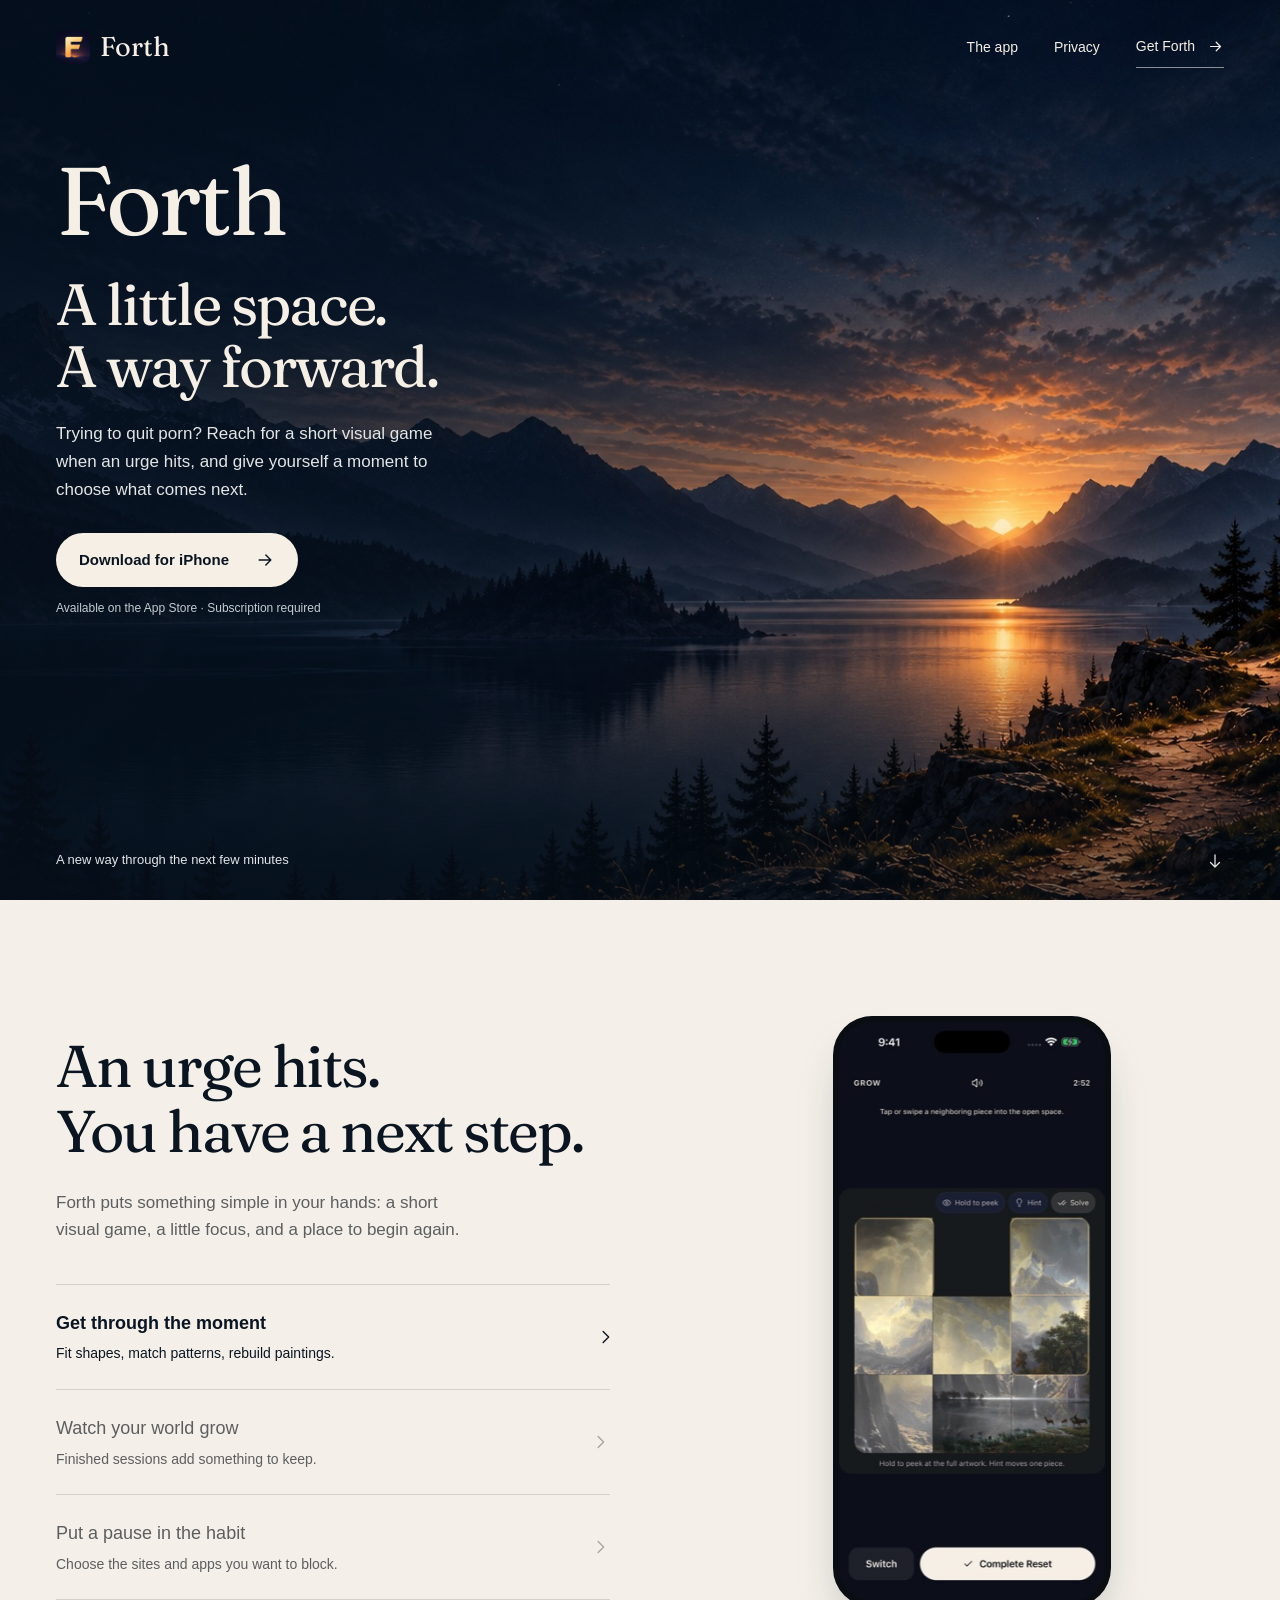
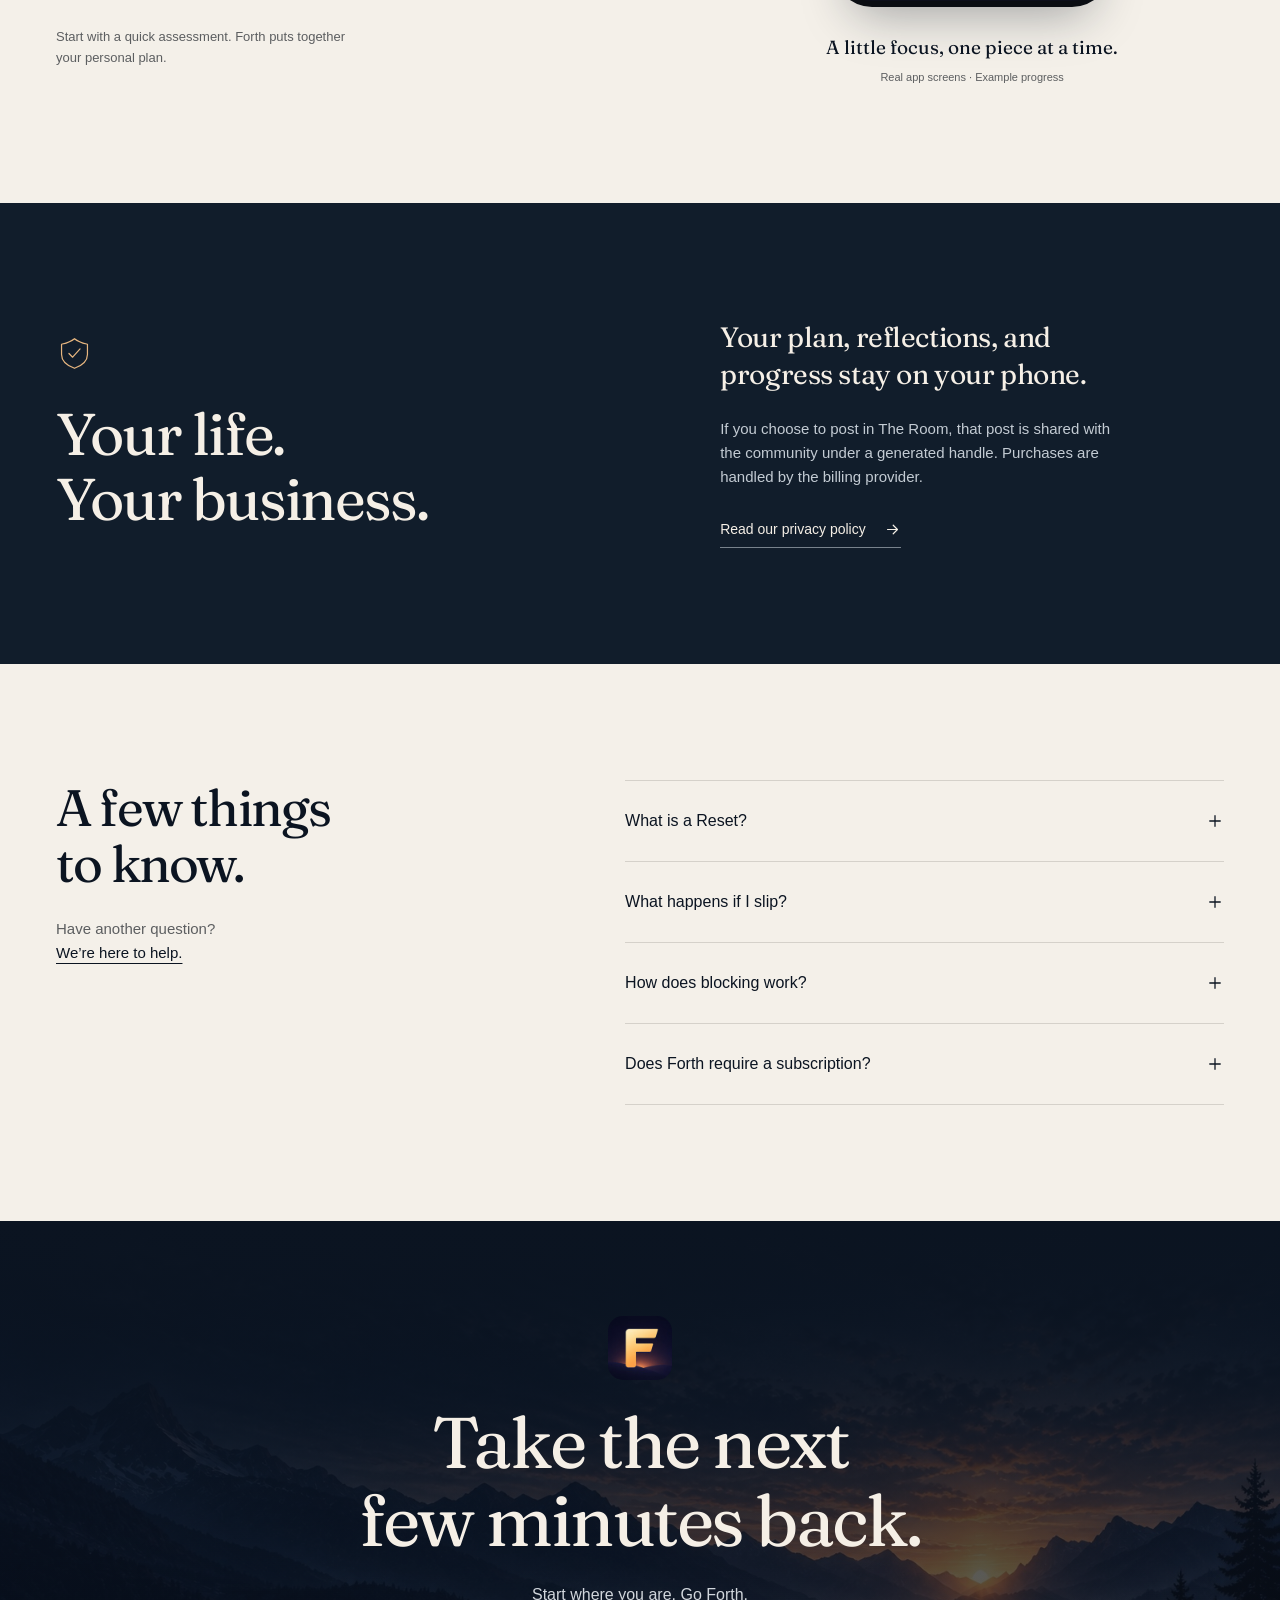
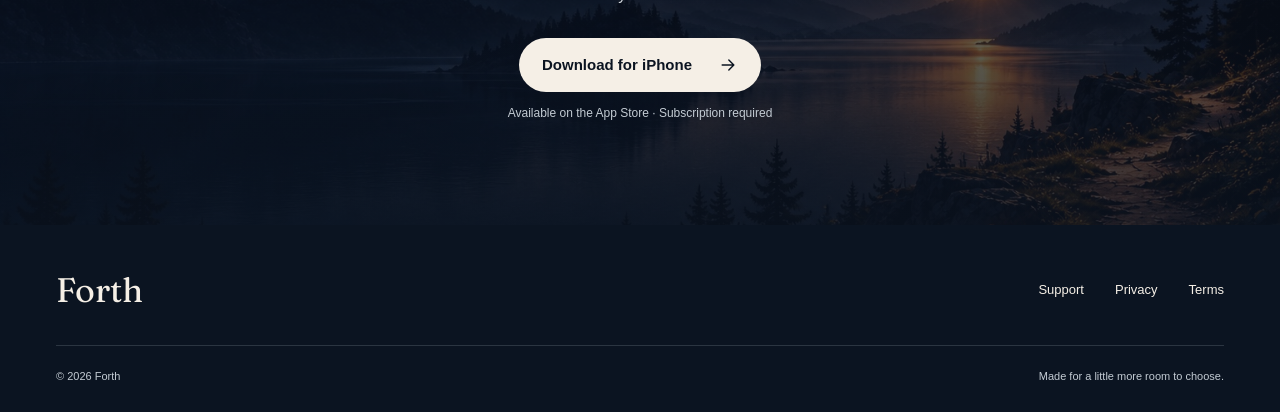
<file: public/index.html>
<!doctype html>
<html lang="en">
  <head>
    <meta charset="utf-8">
    <meta name="viewport" content="width=device-width, initial-scale=1">
    <meta name="theme-color" content="#0b1421">
    <title>Forth — A little space. A way forward.</title>
    <meta name="description" content="Trying to quit porn? Forth gives you short visual games to reach for when an urge hits, a personal plan, and private progress on your iPhone.">
    <link rel="canonical" href="https://getforth.github.io/">
    <meta property="og:type" content="website">
    <meta property="og:site_name" content="Forth">
    <meta property="og:title" content="Forth — A little space. A way forward.">
    <meta property="og:description" content="Short visual games for the moment an urge hits. A personal plan. Progress that stays with you.">
    <meta property="og:url" content="https://getforth.github.io/">
    <meta property="og:image" content="https://getforth.github.io/assets/hero.jpg">
    <meta property="og:image:alt" content="First light over a still mountain lake.">
    <meta name="twitter:card" content="summary_large_image">
    <link rel="icon" type="image/png" href="./assets/favicon.png">
    <link rel="apple-touch-icon" href="./assets/icon.jpg">
    <link rel="preload" as="font" href="./assets/fraunces-regular.ttf" type="font/ttf" crossorigin>
    <link rel="preload" as="image" href="./assets/hero.jpg">
    <link rel="stylesheet" href="./styles.css">
    <script src="./site.js?v=20260917-guide" defer></script>
  </head>
  <body>
    <a class="skip-link" href="#main">Skip to content</a>
    <header class="site-header">
      <a class="brand" href="./" aria-label="Forth home"><img src="./assets/icon.jpg" width="34" height="34" alt=""><span>Forth</span></a>
      <nav aria-label="Main navigation">
        <a class="nav-detail" href="#how-it-works">The app</a>
        <a class="nav-detail" href="#privacy">Privacy</a>
        <a class="nav-cta" href="#get-forth">Get Forth <svg viewBox="0 0 24 24" aria-hidden="true"><path d="M5 12h14m-6-6 6 6-6 6"/></svg></a>
      </nav>
    </header>

    <main id="main">
      <section class="hero" aria-labelledby="hero-title">
        <img class="hero-landscape" src="./assets/hero.jpg" alt="" width="1536" height="1024" fetchpriority="high">
        <div class="hero-shade"></div>
        <div class="hero-content page-width">
          <p class="hero-wordmark">Forth</p>
          <h1 id="hero-title">A little space.<br>A way forward.</h1>
          <p class="hero-description">Trying to quit porn? Reach for a short visual game when an urge hits, and give yourself a moment to choose what comes next.</p>
          <a class="button button-light download-link" href="https://apps.apple.com/app/id6796908928">Download for iPhone <svg viewBox="0 0 24 24" aria-hidden="true"><path d="M5 12h14m-6-6 6 6-6 6"/></svg></a>
          <span class="availability">Available on the App Store · Subscription required</span>
        </div>
        <a class="hero-scroll" href="#how-it-works"><span>A new way through the next few minutes</span><svg viewBox="0 0 24 24" aria-hidden="true"><path d="M12 4v16m-6-6 6 6 6-6"/></svg></a>
      </section>

      <section class="app-tour section-space" id="how-it-works" aria-labelledby="tour-title">
        <div class="tour-layout page-width">
          <div class="tour-copy">
            <h2 id="tour-title">An urge hits.<br>You have a next step.</h2>
            <p class="section-intro">Forth puts something simple in your hands: a short visual game, a little focus, and a place to begin again.</p>
            <div class="tour-tabs" role="tablist" aria-label="Explore Forth" aria-orientation="vertical">
              <button class="tour-tab" id="tab-reset" role="tab" aria-selected="true" aria-controls="panel-reset" tabindex="0">
                <span><strong>Get through the moment</strong><span>Fit shapes, match patterns, rebuild paintings.</span></span>
                <svg viewBox="0 0 24 24" aria-hidden="true"><path d="m9 5 7 7-7 7"/></svg>
              </button>
              <button class="tour-tab" id="tab-world" role="tab" aria-selected="false" aria-controls="panel-world" tabindex="-1">
                <span><strong>Watch your world grow</strong><span>Finished sessions add something to keep.</span></span>
                <svg viewBox="0 0 24 24" aria-hidden="true"><path d="m9 5 7 7-7 7"/></svg>
              </button>
              <button class="tour-tab" id="tab-blocker" role="tab" aria-selected="false" aria-controls="panel-blocker" tabindex="-1">
                <span><strong>Put a pause in the habit</strong><span>Choose the sites and apps you want to block.</span></span>
                <svg viewBox="0 0 24 24" aria-hidden="true"><path d="m9 5 7 7-7 7"/></svg>
              </button>
            </div>
            <p class="tour-note">Start with a quick assessment. Forth puts together your personal plan.</p>
          </div>
          <div class="tour-visual">
            <div class="tour-panel" id="panel-reset" role="tabpanel" aria-labelledby="tab-reset" tabindex="0">
              <figure>
                <div class="phone"><img src="./assets/reset.jpg" width="304" height="660" alt="Forth's Grow game: a painting puzzle with a timed Reset session." loading="lazy"></div>
                <figcaption>A little focus, one piece at a time.</figcaption>
              </figure>
            </div>
            <div class="tour-panel" id="panel-world" role="tabpanel" aria-labelledby="tab-world" tabindex="0" hidden>
              <figure>
                <div class="phone"><img src="./assets/world.jpg" width="304" height="660" alt="The Forth world with scenery and discoveries earned through completed sessions." loading="lazy"></div>
                <figcaption>What you’ve earned stays, even after a setback.</figcaption>
              </figure>
            </div>
            <div class="tour-panel" id="panel-blocker" role="tabpanel" aria-labelledby="tab-blocker" tabindex="0" hidden>
              <figure>
                <div class="phone"><img src="./assets/blocker.jpg" width="304" height="660" alt="Forth blocker setup for adult websites and selected apps." loading="lazy"></div>
                <figcaption>Optional blocking with iOS Screen Time setup.</figcaption>
              </figure>
            </div>
            <p class="screen-note">Real app screens · Example progress</p>
          </div>
        </div>
      </section>

      <section class="privacy section-space" id="privacy" aria-labelledby="privacy-title">
        <div class="privacy-layout page-width">
          <div>
            <svg class="privacy-icon" viewBox="0 0 40 40" aria-hidden="true"><path d="M20 4c5 4 10 5 14 6v11c0 7-6 12-14 15C12 33 6 28 6 21V10c4-1 9-2 14-6Z"/><path d="m14 20 4 4 8-9"/></svg>
            <h2 id="privacy-title">Your life.<br>Your business.</h2>
          </div>
          <div class="privacy-copy">
            <p class="privacy-lead">Your plan, reflections, and progress stay on your phone.</p>
            <p>If you choose to post in The Room, that post is shared with the community under a generated handle. Purchases are handled by the billing provider.</p>
            <a class="text-link" href="https://getforth.github.io/forth-legal/privacy.html">Read our privacy policy <svg viewBox="0 0 24 24" aria-hidden="true"><path d="M5 12h14m-6-6 6 6-6 6"/></svg></a>
          </div>
        </div>
      </section>

      <section class="questions section-space" aria-labelledby="questions-title">
        <div class="questions-layout page-width">
          <div><h2 id="questions-title">A few things<br>to know.</h2><p>Have another question?<br><a href="https://getforth.github.io/forth-legal/">We’re here to help.</a></p></div>
          <div class="question-list">
            <details>
              <summary>What is a Reset?<svg viewBox="0 0 24 24" aria-hidden="true"><path d="M5 12h14m-7-7v14"/></svg></summary>
              <p>A Reset is a short, timed visual game you open when an urge hits. You can fit shapes, match patterns, or rebuild a painting. The games are unscored, and there’s no failing a level.</p>
            </details>
            <details>
              <summary>What happens if I slip?<svg viewBox="0 0 24 24" aria-hidden="true"><path d="M5 12h14m-7-7v14"/></svg></summary>
              <p>Log what happened and keep going with your plan. Your completed effort, world discoveries, and collected paintings stay with you.</p>
            </details>
            <details>
              <summary>How does blocking work?<svg viewBox="0 0 24 24" aria-hidden="true"><path d="M5 12h14m-7-7v14"/></svg></summary>
              <p>Forth uses iOS Screen Time to restrict selected apps and websites after you grant permission. Safari features need a separate extension setup. Blocking is optional, and you stay in control of your settings.</p>
            </details>
            <details>
              <summary>Does Forth require a subscription?<svg viewBox="0 0 24 24" aria-hidden="true"><path d="M5 12h14m-7-7v14"/></svg></summary>
              <p>Yes. You can complete the assessment and try a short game sample before subscribing. You’ll see the current price and billing terms before you choose to purchase.</p>
            </details>
          </div>
        </div>
      </section>

      <section class="get-forth section-space" id="get-forth" aria-labelledby="get-title">
        <div class="closing-content">
          <img class="closing-icon" src="./assets/icon.jpg" alt="" width="64" height="64" loading="lazy">
          <h2 id="get-title">Take the next<br>few minutes back.</h2>
          <p>Start where you are. Go Forth.</p>
          <a class="button button-light download-link" href="https://apps.apple.com/app/id6796908928">Download for iPhone <svg viewBox="0 0 24 24" aria-hidden="true"><path d="M5 12h14m-6-6 6 6-6 6"/></svg></a>
          <span class="availability">Available on the App Store · Subscription required</span>
        </div>
      </section>
    </main>

    <footer class="site-footer">
      <div class="footer-top page-width">
        <a class="footer-brand" href="./">Forth</a>
        <nav aria-label="Footer navigation">
          <a href="https://getforth.github.io/forth-legal/">Support</a>
          <a href="https://getforth.github.io/forth-legal/privacy.html">Privacy</a>
          <a href="https://getforth.github.io/forth-legal/terms.html">Terms</a>
        </nav>
      </div>
      <div class="footer-bottom page-width"><span>© 2026 Forth</span><span>Made for a little more room to choose.</span></div>
    </footer>
  </body>
</html>
</file>
<file: public/styles.css>
@font-face {
  font-family: Fraunces;
  src: url('./assets/fraunces-regular.ttf') format('truetype');
  font-weight: 400;
  font-style: normal;
  font-display: swap;
}

:root {
  color-scheme: light;
  --ink: #0b1421;
  --night: #111d2b;
  --cream: #f5efe6;
  --paper: #f4f0e9;
  --muted: #5c5e60;
  --mist: #c3cbd3;
  --gold: #e8b780;
  --line: #d5d1ca;
  --serif: Fraunces, Georgia, serif;
  --sans: -apple-system, BlinkMacSystemFont, 'Segoe UI', sans-serif;
  --ease: cubic-bezier(.16, 1, .3, 1);
}

* { box-sizing: border-box; }
html { scroll-behavior: smooth; scroll-padding-top: 32px; scrollbar-color: #71808d var(--ink); }
body { margin: 0; background: var(--paper); color: var(--ink); font: 16px/1.6 var(--sans); -webkit-font-smoothing: antialiased; }
::selection { background: var(--gold); color: var(--ink); }
button, a { -webkit-tap-highlight-color: transparent; }
button { font: inherit; }
a { color: inherit; text-underline-offset: 5px; }
a, button, summary { touch-action: manipulation; }
a:focus-visible, button:focus-visible, summary:focus-visible, [tabindex='0']:focus-visible { outline: 3px solid #bc742c; outline-offset: 6px; }
.hero a:focus-visible, .site-header a:focus-visible, .privacy a:focus-visible, .get-forth a:focus-visible, .site-footer a:focus-visible { outline-color: var(--gold); }
svg { width: 22px; height: 22px; fill: none; stroke: currentColor; stroke-width: 1.7; stroke-linecap: round; stroke-linejoin: round; flex: none; }
img { display: block; max-width: 100%; }
h1, h2, p, figure { margin: 0; }
h1, h2 { font-family: var(--serif); font-weight: 400; letter-spacing: -.035em; text-wrap: balance; }
h2 { font-size: clamp(38px, 4.6vw, 62px); line-height: 1.1; }
[hidden] { display: none !important; }
.page-width { width: min(1184px, calc(100% - 112px)); margin-inline: auto; }
.section-space { padding-block: 116px; }
.skip-link { position: fixed; top: 10px; left: 12px; z-index: 10; padding: 10px 18px; color: var(--ink); background: var(--cream); transform: translateY(-180%); }
.skip-link:focus { transform: translateY(0); }

.site-header { position: absolute; z-index: 3; inset: 0 0 auto; display: flex; align-items: center; justify-content: space-between; padding: 25px 56px; color: var(--cream); }
.brand { display: inline-flex; align-items: center; gap: 10px; font: 27px/1 var(--serif); text-decoration: none; }
.brand img { border-radius: 8px; }
.site-header nav { display: flex; align-items: center; gap: 36px; }
.site-header nav a { font-size: 14px; text-decoration: none; padding-block: 10px; }
.site-header nav a:hover { color: var(--gold); }
.site-header .nav-cta { display: inline-flex; align-items: center; gap: 12px; border-bottom: 1px solid #899095; }
.nav-cta svg { width: 17px; height: 17px; }

.hero { position: relative; isolation: isolate; min-height: 760px; height: min(900px, 100svh); overflow: hidden; color: var(--cream); background: var(--ink); }
.hero-landscape { position: absolute; z-index: -3; width: 100%; height: 110%; max-width: none; object-fit: cover; object-position: 66% 57%; inset: -5% 0; }
.hero-shade { position: absolute; inset: 0; z-index: -2; background: linear-gradient(90deg, rgba(6,16,29,.7), rgba(6,16,29,.38) 42%, rgba(6,16,29,0) 78%), linear-gradient(0deg, rgba(5,14,24,.58), transparent 28%); }
.hero-content { padding-top: clamp(135px, 17vh, 180px); position: relative; }
.hero-wordmark { font: 400 clamp(76px, 7.5vw, 96px)/.98 var(--serif); letter-spacing: -.04em; margin-bottom: 27px; }
.hero h1 { font-size: clamp(43px, 4.55vw, 63px); line-height: 1.06; max-width: 640px; }
.hero-description { margin-top: 22px; max-width: 400px; font-size: 17px; line-height: 1.65; color: #e3e5e6; text-wrap: pretty; }
.button { display: inline-flex; align-items: center; justify-content: center; gap: 26px; min-height: 54px; border-radius: 100px; padding: 14px 23px; font-size: 15px; font-weight: 600; text-decoration: none; transition: background .2s, transform .25s var(--ease); }
.button-light { color: var(--ink); background: var(--cream); }
.button-light:hover { background: #fffaf2; transform: translateY(-2px); }
.button:active { transform: translateY(0); }
.button svg { width: 20px; height: 20px; transition: transform .25s var(--ease); }
.button:hover svg { transform: translateX(3px); }
.hero .button { margin-top: 29px; }
.availability { display: block; font-size: 12px; margin-top: 12px; color: var(--mist); }
.hero-scroll { position: absolute; left: 56px; right: 56px; bottom: 29px; display: flex; align-items: center; justify-content: space-between; font-size: 13px; color: #e2e5e8; text-decoration: none; }
.hero-scroll svg { width: 18px; height: 18px; }

.tour-layout { display: grid; grid-template-columns: 1.1fr 1fr; gap: 110px; align-items: center; }
.section-intro { max-width: 405px; margin-top: 26px; color: var(--muted); font-size: 17px; }
.tour-tabs { margin-top: 40px; border-top: 1px solid var(--line); }
.tour-tab { display: flex; width: 100%; align-items: center; justify-content: space-between; gap: 20px; border: 0; border-bottom: 1px solid var(--line); padding: 24px 0; text-align: left; color: var(--muted); background: transparent; cursor: pointer; transition: color .2s; }
.tour-tab strong { display: block; font-size: 18px; font-weight: 500; margin-bottom: 5px; }
.tour-tab span span { display: block; font-size: 14px; }
.tour-tab svg { width: 19px; opacity: .5; transition: transform .3s var(--ease), opacity .3s; }
.tour-tab[aria-selected='true'] { color: var(--ink); }
.tour-tab[aria-selected='true'] strong { font-weight: 650; }
.tour-tab[aria-selected='true'] svg { transform: translateX(5px); opacity: 1; }
.tour-tab:hover { color: var(--ink); }
.tour-note { font-size: 13px; color: var(--muted); margin-top: 27px; max-width: 310px; }
.tour-visual { min-width: 0; text-align: center; }
.phone { width: min(278px, 100%); margin-inline: auto; padding: 6px; background: #0a0d12; border-radius: 39px; box-shadow: 0 26px 50px -20px rgba(19,29,41,.38); overflow: hidden; }
.phone img { width: 100%; height: auto; border-radius: 33px; }
.tour-panel figcaption { max-width: 310px; margin: 27px auto 0; font: 19px/1.4 var(--serif); }
.screen-note { color: var(--muted); font-size: 11px; margin-top: 8px; }

.privacy { background: var(--night); color: var(--cream); }
.privacy-layout { display: grid; grid-template-columns: 1.1fr 1fr; gap: 110px; align-items: center; }
.privacy-icon { width: 37px; height: 37px; color: var(--gold); stroke-width: 1.3; margin-bottom: 23px; }
.privacy-lead { font: 28px/1.35 var(--serif); letter-spacing: -.015em; max-width: 400px; }
.privacy-copy > p + p { margin-top: 23px; color: var(--mist); font-size: 15px; max-width: 390px; }
.text-link { display: inline-flex; align-items: center; gap: 18px; margin-top: 29px; font-size: 14px; text-decoration: none; border-bottom: 1px solid #78828c; padding-bottom: 6px; }
.text-link:hover { color: var(--gold); }
.text-link svg { width: 17px; height: 17px; }

.questions-layout { display: grid; grid-template-columns: 1fr 1.25fr; gap: 90px; }
.questions h2 { font-size: clamp(38px, 4vw, 52px); }
.questions-layout > div > p { margin-top: 25px; color: var(--muted); font-size: 15px; }
.questions-layout > div > p a { color: var(--ink); }
.question-list { border-top: 1px solid var(--line); }
details { border-bottom: 1px solid var(--line); }
summary { cursor: pointer; min-height: 80px; display: flex; align-items: center; justify-content: space-between; gap: 18px; font-weight: 500; list-style: none; padding-block: 21px; }
summary::-webkit-details-marker { display: none; }
summary svg { width: 18px; height: 18px; transition: transform .25s var(--ease); }
details[open] summary svg { transform: rotate(45deg); }
details p { padding: 0 34px 25px 0; color: var(--muted); font-size: 15px; }

.get-forth { padding-block: 95px 102px; background: var(--ink); color: var(--cream); text-align: center; position: relative; isolation: isolate; overflow: hidden; }
.get-forth::before { content: ''; position: absolute; inset: 0; z-index: -2; background: url('./assets/hero.jpg') 62% 55% / cover; opacity: .36; }
.get-forth::after { content: ''; position: absolute; inset: 0; z-index: -1; background: linear-gradient(180deg, var(--ink), transparent 65%, rgba(11,20,33,.5)); }
.closing-content { width: calc(100% - 48px); margin: auto; }
.closing-icon { margin: 0 auto 23px; border-radius: 15px; }
.get-forth h2 { font-size: clamp(42px, 5.6vw, 72px); }
.get-forth p { margin-top: 22px; color: #d1d6dc; font-size: 16px; }
.get-forth .button { margin-top: 30px; }
.site-footer { background: var(--ink); color: var(--cream); padding: 43px 0 27px; }
.footer-top, .footer-bottom { display: flex; align-items: center; justify-content: space-between; }
.footer-brand { font: 34px/1 var(--serif); text-decoration: none; }
.site-footer nav { display: flex; gap: 31px; }
.site-footer nav a { font-size: 13px; padding-block: 12px; text-decoration: none; }
.site-footer nav a:hover { text-decoration: underline; }
.footer-bottom { border-top: 1px solid #2b3541; margin-top: 32px; padding-top: 22px; font-size: 11px; color: var(--mist); }

@media (prefers-reduced-motion: no-preference) {
  .hero-content { animation: arrive 1.1s var(--ease) both; }
  .hero-landscape { animation: landscape-arrive 1.6s var(--ease) both; }
  .tour-panel { animation: screen-arrive .4s var(--ease); }
  @keyframes arrive { from { transform: translateY(16px); opacity: .4; } to { transform: translateY(0); opacity: 1; } }
  @keyframes landscape-arrive { from { filter: brightness(.78); } to { filter: brightness(1); } }
  @keyframes screen-arrive { from { transform: translateY(9px); opacity: .5; } to { transform: translateY(0); opacity: 1; } }
  @supports (animation-timeline: view()) {
    .hero-landscape { animation: hero-depth linear both; animation-timeline: view(); animation-range: exit; }
    @keyframes hero-depth { to { transform: translateY(12%); } }
  }
}
@media (min-width: 1500px) { .site-header { padding-inline: max(56px, calc((100vw - 1300px) / 2)); } }
@media (max-width: 1050px) {
  .page-width { width: calc(100% - 72px); }
  .site-header { padding-inline: 36px; }
  .hero-scroll { left: 36px; right: 36px; }
  .tour-layout, .privacy-layout { gap: 55px; }
  .questions-layout { gap: 55px; }
  .section-space { padding-block: 88px; }
}
@media (max-width: 700px) {
  .page-width { width: calc(100% - 48px); }
  .site-header { padding: 20px 24px; }
  .brand { font-size: 24px; }
  .brand img { width: 30px; height: 30px; }
  .site-header nav { gap: 0; }
  .site-header .nav-detail { display: none; }
  .site-header nav a { font-size: 13px; }
  .hero { min-height: 740px; height: 100svh; max-height: 900px; }
  .hero-landscape { object-position: 61% 50%; }
  .hero-shade { background: linear-gradient(180deg, rgba(6,16,29,.47), rgba(6,16,29,.6) 48%, rgba(6,16,29,.15) 80%, rgba(6,16,29,.57)); }
  .hero-content { padding-top: clamp(124px, 16svh, 170px); }
  .hero-wordmark { font-size: 82px; margin-bottom: 26px; }
  .hero h1 { font-size: clamp(38px, 10.6vw, 54px); }
  .hero-description { font-size: 15px; line-height: 1.65; max-width: 325px; margin-top: 21px; }
  .hero .button { margin-top: 26px; }
  .hero-scroll { left: 24px; right: 24px; bottom: 24px; font-size: 11px; }
  .hero-scroll span { max-width: 255px; }
  .section-space { padding-block: 72px; }
  .tour-layout, .privacy-layout, .questions-layout { grid-template-columns: 1fr; gap: 42px; }
  h2 { font-size: clamp(36px, 9.8vw, 50px); }
  .section-intro { font-size: 16px; margin-top: 21px; }
  .tour-tabs { margin-top: 31px; }
  .tour-tab { padding-block: 20px; }
  .tour-tab strong { font-size: 17px; }
  .tour-tab span span { font-size: 13px; }
  .tour-note { margin-top: 22px; max-width: 100%; }
  .phone { width: 260px; }
  .privacy-layout { gap: 32px; }
  .privacy-lead { font-size: 25px; }
  .privacy-copy > p + p { margin-top: 20px; }
  .questions-layout { gap: 32px; }
  .questions h2 { font-size: 40px; }
  .questions-layout > div > p { margin-top: 20px; }
  summary { font-size: 15px; min-height: 76px; }
  details p { padding-right: 12px; font-size: 14px; }
  .get-forth { padding-block: 73px 80px; }
  .get-forth h2 { font-size: 44px; }
  .footer-bottom { align-items: flex-start; gap: 20px; }
  .footer-bottom span:last-child { text-align: right; max-width: 145px; }
  .site-footer nav { gap: 22px; }
  .footer-brand { font-size: 30px; }
}
@media (max-height: 750px) and (min-width: 701px) {
  .hero { min-height: 680px; }
  .hero-content { padding-top: 120px; }
  .hero-wordmark { font-size: 76px; margin-bottom: 22px; }
  .hero h1 { font-size: 51px; }
}
@media (prefers-reduced-motion: reduce) {
  html { scroll-behavior: auto; }
  *, *::before, *::after { animation: none !important; transition: none !important; }
}
</file>
